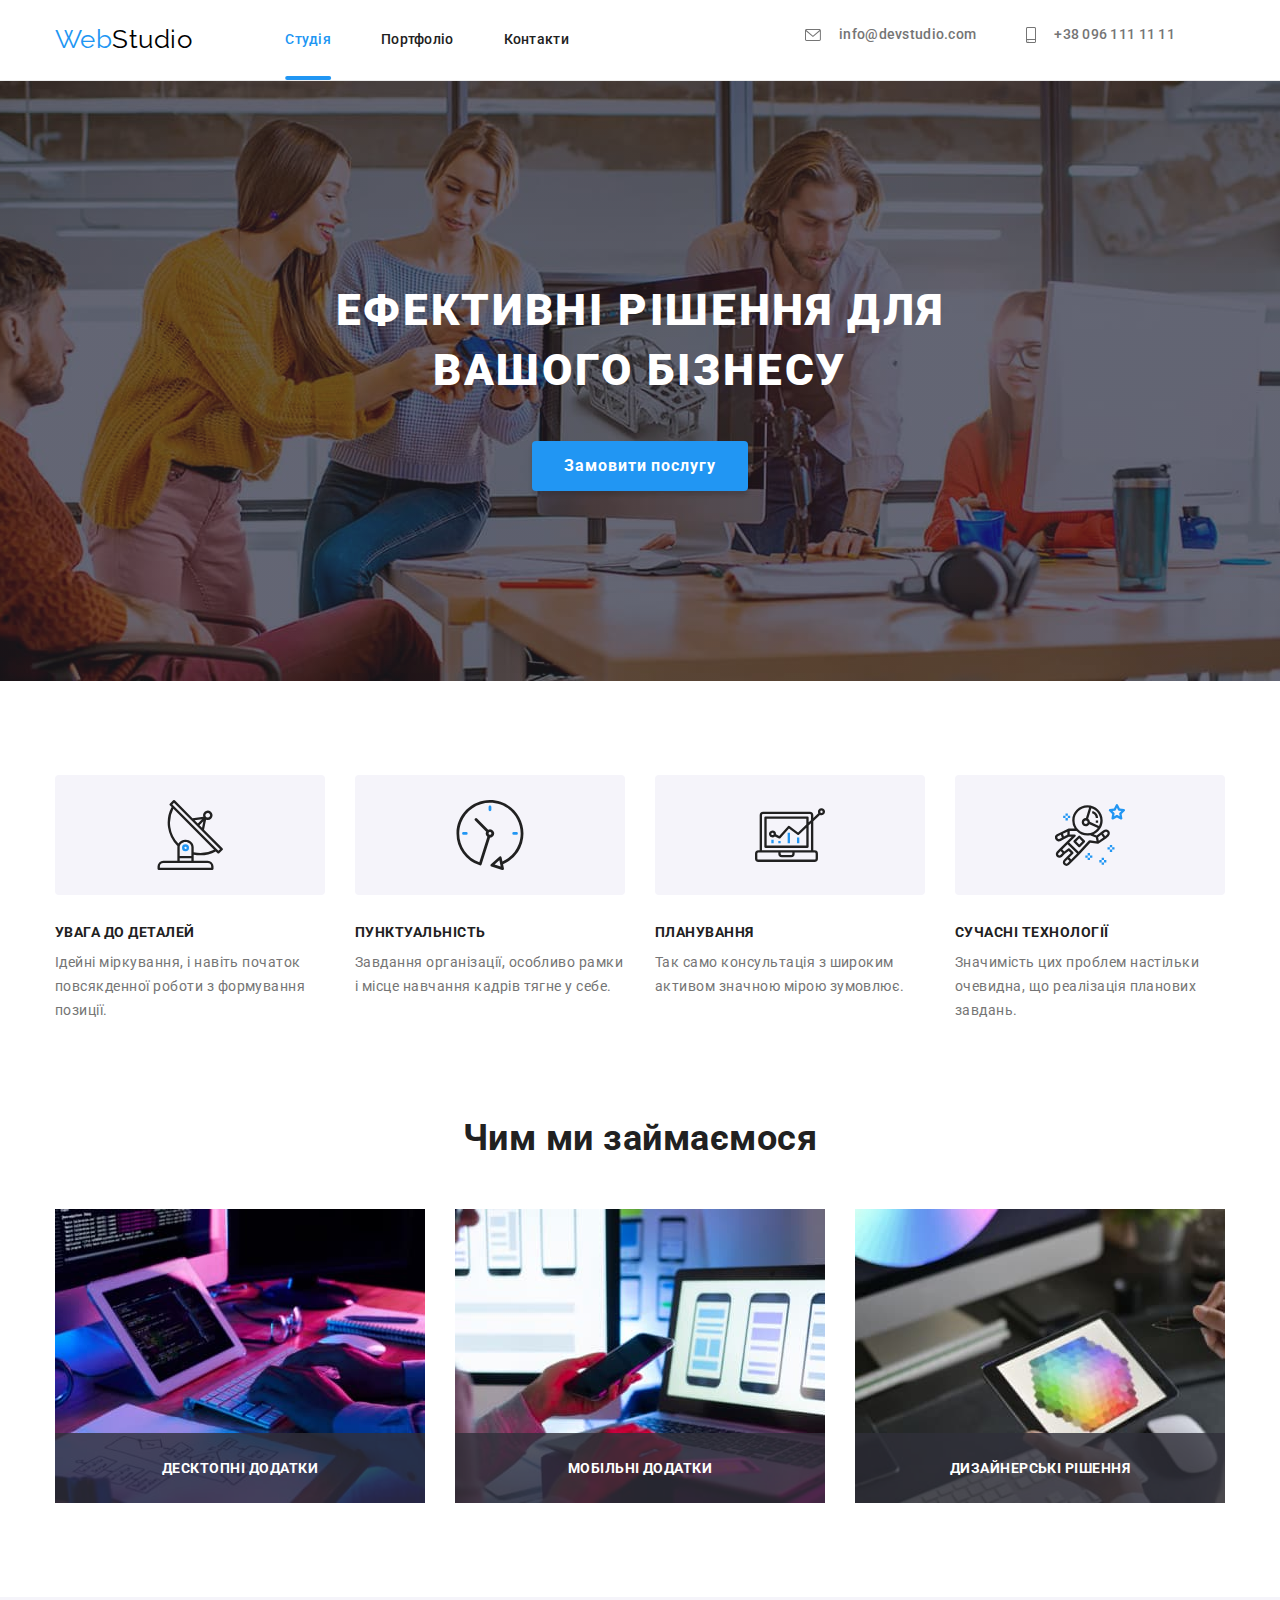
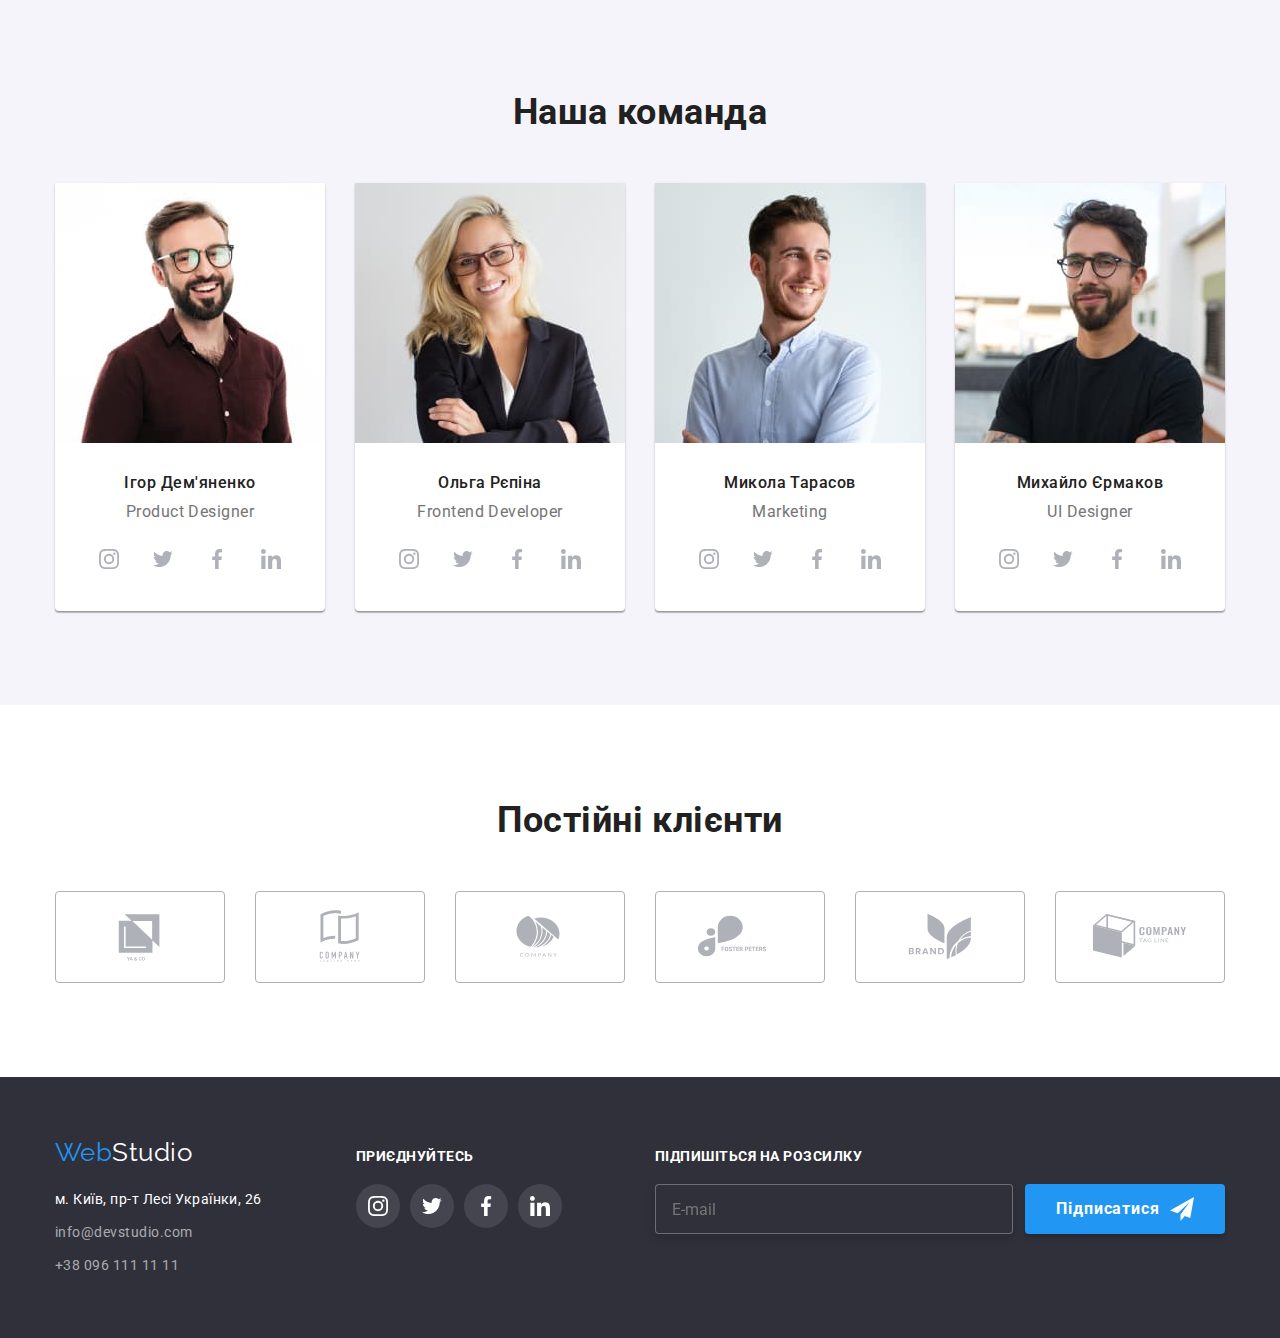
<file: index.html>
<!DOCTYPE html>
<html lang="uk">
  <head>
    <meta charset="UTF-8" />
    <meta http-equiv="X-UA-Compatible" content="IE=edge" />
    <meta name="viewport" content="width=device-width, initial-scale=1.0" />
    <title>WebStudio</title>
    <link rel="preconnect" href="https://fonts.googleapis.com" />
    <link rel="preconnect" href="https://fonts.gstatic.com" crossorigin />
    <link
      href="https://fonts.googleapis.com/css2?family=Raleway:wght@700&family=Roboto:wght@400;500;700;900&display=swap"
      rel="stylesheet"
    />
    <link
      rel="stylesheet"
      href="https://cdnjs.cloudflare.com/ajax/libs/modern-normalize/1.1.0/modern-normalize.min.css"
    />
    <link rel="stylesheet" href="./css/main.min.css" />
  </head>
  <body>
    <header class="header">
      <div class="container header__container">
        <nav class="site-nav">
          <a href="#" class="logo"><span class="logo__text">Web</span>Studio</a>
          <div class="mobile-menu">
            <button class="mobile-menu__menu-open js-open-menu" type="button">
              <svg width="40" height="40" aria-label="Перемикач меню">
                <use href="./images/icons.svg#icon-menu_40px"></use>
              </svg>
            </button>
            <div class="mobile-menu__menu-close js-menu-container">
              <button type="button" class="mobile-menu__button-close js-close-menu">
                <svg
                  class="mobile-menu__icon-close"
                  width="40"
                  height="40"
                  aria-label="Перемикач меню"
                >
                  <use href="./images/icons.svg#icon-close_40px"></use>
                </svg>
              </button>
              <ul class="mobile-nav__list list">
                <li class="mobile-nav__item">
                  <a href="./index.html" class="mobile-nav__link mobile-nav__link--current"
                    >Студія</a
                  >
                </li>
                <li class="mobile-nav__item">
                  <a href="./portfolio.html" class="mobile-nav__link">Портфоліо</a>
                </li>
                <li class="mobile-nav__item">
                  <a href="#" class="mobile-nav__link">Контакти</a>
                </li>
              </ul>
              <div>
                <ul class="mobile-menu-address list">
                  <li class="mobile-menu-address__item mobile-menu-address__item">
                    <a href="tel:+380961111111" class="mobile-menu-address__link">
                      +38 096 111 11 11</a
                    >
                  </li>
                  <li class="mobile-menu-address__item">
                    <a
                      href="mailto:info@devstudio.com"
                      class="mobile-menu-address__link mobile-menu-address__link--mailto"
                    >
                      info@devstudio.com</a
                    >
                  </li>
                </ul>
                <ul class="mobile-menu-social list">
                  <li class="mobile-menu-social__item">
                    <a href="#" class="mobile-menu-social__link">Instagram</a
                    ><span class="line">|</span>
                  </li>
                  <li class="mobile-menu-social__item">
                    <a href="#" class="mobile-menu-social__link">Twitter</a
                    ><span class="line">|</span>
                  </li>
                  <li class="mobile-menu-social__item">
                    <a href="#" class="mobile-menu-social__link">Facebook</a
                    ><span class="line">|</span>
                  </li>
                  <li class="mobile-menu-social__item">
                    <a href="#" class="mobile-menu-social__link">LinkedIn</a>
                  </li>
                </ul>
              </div>
            </div>
          </div>
          <ul class="site-nav__list list">
            <li class="site-nav__item">
              <a href="./index.html" class="site-nav__link site-nav__link--current">Студія</a>
            </li>
            <li class="site-nav__item">
              <a href="./portfolio.html" class="site-nav__link">Портфоліо</a>
            </li>
            <li class="site-nav__item">
              <a href="#" class="site-nav__link">Контакти</a>
            </li>
          </ul>
        </nav>
        <ul class="header-address list">
          <li class="header-address__item">
            <a href="mailto:info@devstudio.com" class="header-address__link">
              <svg class="header-address__icon" width="16" height="12">
                <use href="./images/icons.svg#icon-envelope"></use></svg
              >info@devstudio.com</a
            >
          </li>
          <li class="header-address__item">
            <a href="tel:+380961111111" class="header-address__link">
              <svg class="header-address__icon" width="10" height="16">
                <use href="./images/icons.svg#icon-smartphone"></use></svg
              >+38 096 111 11 11</a
            >
          </li>
        </ul>
      </div>
    </header>
    <main>
      <section class="hero overlay">
        <div class="container">
          <h1 class="hero-title">Ефективні рішення для вашого бізнесу</h1>
        </div>
        <div class="container">
          <button type="button" class="button primary" data-modal-open>Замовити послугу</button>
        </div>
        <div class="backdrop is-hidden" data-modal>
          <div class="modal">
            <h2 class="modal-title">Залиште свої дані, ми вам передзвонимо</h2>
            <form>
              <div class="modal-form">
                <label class="modal-form__label" for="person">Ім'я</label>
                <div class="modal-form__control">
                  <input class="modal-form__input" id="person" type="text" name="person" />
                  <svg class="modal-form__icon" width="18" height="18">
                    <use href="./images/icons.svg#icon-person"></use>
                  </svg>
                </div>
              </div>
              <div class="modal-form">
                <label class="modal-form__label" for="phone">Телефон</label>
                <div class="modal-form__control">
                  <input class="modal-form__input" id="phone" type="tel" name="phone" />
                  <svg class="modal-form__icon" width="18" height="18">
                    <use href="./images/icons.svg#icon-phone"></use>
                  </svg>
                </div>
              </div>
              <div class="modal-form">
                <label class="modal-form__label" for="mail">Пошта</label>
                <div class="modal-form__control">
                  <input class="modal-form__input" id="mail" type="email" name="mail" />
                  <svg class="modal-form__icon" width="18" height="18">
                    <use href="./images/icons.svg#icon-email"></use>
                  </svg>
                </div>
              </div>
              <div>
                <label class="modal-form__label" for="comment">Коментар</label>
                <textarea
                  class="form-textarea"
                  id="comment"
                  name="comment"
                  placeholder="Введіть текст"
                ></textarea>
              </div>
              <div class="checkbox">
                <input class="checkbox__input" type="checkbox" name="policy" id="policy" />
                <label class="checkbox__lable" for="policy"
                  >Погоджуюся з розсилкою та приймаю
                  <a class="checkbox__link" href="">Умови договору</a>
                </label>
              </div>
              <button class="button form-button" type="submit">Відправити</button>
            </form>
            <button type="button" class="button-modal-close" data-modal-close>
              <svg width="11" height="11">
                <use href="./images/icons.svg#icon-vector"></use>
              </svg>
            </button>
          </div>
        </div>
      </section>
      <section class="section feature">
        <div class="container">
          <ul class="feature__list list">
            <li class="feature__item">
              <div class="feature__icon">
                <svg width="70" height="70">
                  <use href="./images/icons.svg#icon-antenna"></use>
                </svg>
              </div>
              <h3 class="feature__title">Увага до деталей</h3>
              <p class="feature__text">
                Ідейні міркування, і навіть початок повсякденної роботи з формування позиції.
              </p>
            </li>
            <li class="feature__item">
              <div class="feature__icon">
                <svg width="70" height="70">
                  <use href="./images/icons.svg#icon-clock"></use>
                </svg>
              </div>
              <h3 class="feature__title">Пунктуальність</h3>
              <p class="feature__text">
                Завдання організації, особливо рамки і місце навчання кадрів тягне у себе.
              </p>
            </li>
            <li class="feature__item">
              <div class="feature__icon">
                <svg width="70" height="70">
                  <use href="./images/icons.svg#icon-diagram"></use>
                </svg>
              </div>
              <h3 class="feature__title">Планування</h3>
              <p class="feature__text">
                Так само консультація з широким активом значною мірою зумовлює.
              </p>
            </li>
            <li class="feature__item">
              <div class="feature__icon">
                <svg width="70" height="70">
                  <use href="./images/icons.svg#icon-astronaut"></use>
                </svg>
              </div>
              <h3 class="feature__title">Сучасні технології</h3>
              <p class="feature__text">
                Значимість цих проблем настільки очевидна, що реалізація планових завдань.
              </p>
            </li>
          </ul>
        </div>
      </section>
      <section class="section works">
        <div class="container">
          <h2 class="section__title">Чим ми займаємося</h2>
          <ul class="works-list list">
            <li class="works-list__item">
              <img
                srcset="./images/box1.jpg 1x, ./images/box1@2x.jpg 2x"
                src="./images/box1.jpg"
                alt="Працюємо над симатичним та якісним кодом сайтів"
                width="370"
              />
              <div class="works-label">
                <p class="works-label__text">Десктопні додатки</p>
              </div>
            </li>
            <li class="works-list__item">
              <img
                srcset="./images/box2.jpg 1x, ./images/box2@2x.jpg 2x"
                src="./images/box2.jpg"
                alt="Створюємо мобільні застосунки"
                width="370"
              />
              <div class="works-label">
                <p class="works-label__text">Мобільні додатки</p>
              </div>
            </li>
            <li class="works-list__item">
              <img
                srcset="./images/box3.jpg 1x, ./images/box3@2x.jpg 2x"
                src="./images/box3.jpg"
                alt="Розробляємо дизайн сайтів"
                width="370"
              />
              <div class="works-label">
                <p class="works-label__text">Дизайнерські рішення</p>
              </div>
            </li>
          </ul>
        </div>
      </section>
      <section class="section team">
        <div class="container">
          <h2 class="section__title">Наша команда</h2>
          <ul class="team-card list">
            <li class="team-card__item">
              <picture>
                <source
                  media="(max-width: 767px)"
                  srcset="./images/teamcard1mobile.jpg 1x, ./images/teamcard1mobile@2x.jpg 2x"
                  src="./images/teamcard1mobile.jpg"
                />
                <img
                  srcset="./images/teamcard1.jpg 1x, ./images/teamcard1@2x.jpg 2x"
                  src="./images/teamcard1.jpg"
                  alt="Ігор Дем'яненко на посаді Product Designer"
                  width="450"
                />
              </picture>
              <div class="team-card__label">
                <h3 class="team-card__title">Ігор Дем'яненко</h3>
                <p class="team-card__text">Product Designer</p>
                <ul class="team-social list">
                  <li>
                    <a href="" class="team-social__link">
                      <svg class="team-social__icon" width="20" height="20">
                        <use href="./images/icons.svg#icon-instagram"></use>
                      </svg>
                    </a>
                  </li>
                  <li>
                    <a href="" class="team-social__link">
                      <svg class="team-social__icon" width="20" height="20">
                        <use href="./images/icons.svg#icon-twitter"></use>
                      </svg>
                    </a>
                  </li>
                  <li>
                    <a href="" class="team-social__link">
                      <svg class="team-social__icon" width="20" height="20">
                        <use href="./images/icons.svg#icon-facebook"></use>
                      </svg>
                    </a>
                  </li>
                  <li>
                    <a href="" class="team-social__link">
                      <svg class="team-social__icon" width="20" height="20">
                        <use href="./images/icons.svg#icon-linkedin"></use>
                      </svg>
                    </a>
                  </li>
                </ul>
              </div>
            </li>
            <li class="team-card__item">
              <picture>
                <source
                  media="(max-width: 767px)"
                  srcset="./images/teamcard2mobile.jpg 1x, ./images/teamcard2mobile@2x.jpg 2x"
                  src="./images/teamcard2mobile.jpg"
                />
                <img
                  srcset="./images/teamcard2.jpg 1x, ./images/teamcard2@2x.jpg 2x"
                  src="./images/teamcard2.jpg"
                  alt="Ольга Рєпіна на посаді Frontend Developer"
                  width="450"
                />
              </picture>
              <div class="team-card__label">
                <h3 class="team-card__title">Ольга Рєпіна</h3>
                <p class="team-card__text">Frontend Developer</p>
                <ul class="team-social list">
                  <li>
                    <a href="" class="team-social__link">
                      <svg class="team-social__icon" width="20" height="20">
                        <use href="./images/icons.svg#icon-instagram"></use>
                      </svg>
                    </a>
                  </li>
                  <li>
                    <a href="" class="team-social__link">
                      <svg class="team-social__icon" width="20" height="20">
                        <use href="./images/icons.svg#icon-twitter"></use>
                      </svg>
                    </a>
                  </li>
                  <li>
                    <a href="" class="team-social__link">
                      <svg class="team-social__icon" width="20" height="20">
                        <use href="./images/icons.svg#icon-facebook"></use>
                      </svg>
                    </a>
                  </li>
                  <li>
                    <a href="" class="team-social__link">
                      <svg class="team-social__icon" width="20" height="20">
                        <use href="./images/icons.svg#icon-linkedin"></use>
                      </svg>
                    </a>
                  </li>
                </ul>
              </div>
            </li>
            <li class="team-card__item">
              <picture>
                <source
                  media="(max-width: 767px)"
                  srcset="./images/teamcard3mobile.jpg 1x, ./images/teamcard3mobile@2x.jpg 2x"
                  src="./images/teamcard3mobile.jpg"
                />
                <img
                  srcset="./images/teamcard3.jpg 1x, ./images/teamcard3@2x.jpg 2x"
                  src="./images/teamcard3.jpg"
                  alt="Микола Тарасов на посаді Marketing"
                  width="450"
                />
              </picture>
              <div class="team-card__label">
                <h3 class="team-card__title">Микола Тарасов</h3>
                <p class="team-card__text">Marketing</p>
                <ul class="team-social list">
                  <li>
                    <a href="" class="team-social__link">
                      <svg class="team-social__icon" width="20" height="20">
                        <use href="./images/icons.svg#icon-instagram"></use>
                      </svg>
                    </a>
                  </li>
                  <li>
                    <a href="" class="team-social__link">
                      <svg class="team-social__icon" width="20" height="20">
                        <use href="./images/icons.svg#icon-twitter"></use>
                      </svg>
                    </a>
                  </li>
                  <li>
                    <a href="" class="team-social__link">
                      <svg class="team-social__icon" width="20" height="20">
                        <use href="./images/icons.svg#icon-facebook"></use>
                      </svg>
                    </a>
                  </li>
                  <li>
                    <a href="" class="team-social__link">
                      <svg class="team-social__icon" width="20" height="20">
                        <use href="./images/icons.svg#icon-linkedin"></use>
                      </svg>
                    </a>
                  </li>
                </ul>
              </div>
            </li>
            <li class="team-card__item">
              <picture>
                <source
                  media="(max-width: 767px)"
                  srcset="./images/teamcard4mobile.jpg 1x, ./images/teamcard4mobile@2x.jpg 2x"
                  src="./images/teamcard4mobile.jpg"
                />
                <img
                  srcset="./images/teamcard4.jpg 1x, ./images/teamcard4@2x.jpg 2x"
                  src="./images/teamcard4.jpg"
                  alt="Михайло Єрмаков на посаді UI Designer"
                  width="450"
                />
              </picture>
              <div class="team-card__label">
                <h3 class="team-card__title">Михайло Єрмаков</h3>
                <p class="team-card__text">UI Designer</p>
                <ul class="team-social list">
                  <li>
                    <a href="" class="team-social__link">
                      <svg class="team-social__icon" width="20" height="20">
                        <use href="./images/icons.svg#icon-instagram"></use>
                      </svg>
                    </a>
                  </li>
                  <li>
                    <a href="" class="team-social__link">
                      <svg class="team-social__icon" width="20" height="20">
                        <use href="./images/icons.svg#icon-twitter"></use>
                      </svg>
                    </a>
                  </li>
                  <li>
                    <a href="" class="team-social__link">
                      <svg class="team-social__icon" width="20" height="20">
                        <use href="./images/icons.svg#icon-facebook"></use>
                      </svg>
                    </a>
                  </li>
                  <li>
                    <a href="" class="team-social__link">
                      <svg class="team-social__icon" width="20" height="20">
                        <use href="./images/icons.svg#icon-linkedin"></use>
                      </svg>
                    </a>
                  </li>
                </ul>
              </div>
            </li>
          </ul>
        </div>
      </section>
      <section class="section">
        <div class="container">
          <h2 class="section__title">Постійні клієнти</h2>
          <ul class="customers list">
            <li class="customers__item">
              <a href="" class="customers__link">
                <svg class="customers__icon" width="106" height="60">
                  <use href="./images/icons.svg#icon-group1"></use>
                </svg>
              </a>
            </li>
            <li class="customers__item">
              <a href="" class="customers__link">
                <svg class="customers__icon" width="106" height="60">
                  <use href="./images/icons.svg#icon-group2"></use>
                </svg>
              </a>
            </li>
            <li class="customers__item">
              <a href="" class="customers__link">
                <svg class="customers__icon" width="106" height="60">
                  <use href="./images/icons.svg#icon-group3"></use>
                </svg>
              </a>
            </li>
            <li class="customers__item">
              <a href="" class="customers__link">
                <svg class="customers__icon" width="106" height="60">
                  <use href="./images/icons.svg#icon-group4"></use>
                </svg>
              </a>
            </li>
            <li class="customers__item">
              <a href="" class="customers__link">
                <svg class="customers__icon" width="106" height="60">
                  <use href="./images/icons.svg#icon-group5"></use>
                </svg>
              </a>
            </li>
            <li class="customers__item">
              <a href="" class="customers__link">
                <svg class="customers__icon" width="106" height="60">
                  <use href="./images/icons.svg#icon-group6"></use>
                </svg>
              </a>
            </li>
          </ul>
        </div>
      </section>
    </main>
    <footer class="footer">
      <div class="container footer__container">
        <div class="footer-logo-address">
          <a href="/" class="logo footer__logo"><span class="logo__text">Web</span>Studio</a>
          <address class="footer-address">
            <ul class="list">
              <li class="footer-address__item">
                <a
                  href="https://goo.gl/maps/CPtrU1FHBa2aNyZL9"
                  class="footer-address__link footer-address__link--inverse"
                  target="_blank"
                  rel="noopener noreferrer nofollow"
                >
                  м. Київ, пр-т Лесі Українки, 26
                </a>
              </li>
              <li class="footer-address__item">
                <a href="mailto:info@devstudio.com" class="footer-address__link"
                  >info@devstudio.com</a
                >
              </li>
              <li class="footer-address__item">
                <a href="tel:+380961111111" class="footer-address__link">+38 096 111 11 11</a>
              </li>
            </ul>
          </address>
        </div>
        <div class="footer-social">
          <h2 class="footer-social__title">Приєднуйтесь</h2>
          <ul class="footer-social__list list">
            <li>
              <a href="" class="footer-social__link"
                ><svg class="footer-social__icon" width="20" height="20">
                  <use href="./images/icons.svg#icon-instagram"></use></svg
              ></a>
            </li>
            <li>
              <a href="" class="footer-social__link"
                ><svg class="footer-social__icon" width="20" height="20">
                  <use href="./images/icons.svg#icon-twitter"></use></svg
              ></a>
            </li>
            <li>
              <a href="" class="footer-social__link"
                ><svg class="footer-social__icon" width="20" height="20">
                  <use href="./images/icons.svg#icon-facebook"></use></svg
              ></a>
            </li>
            <li>
              <a href="" class="footer-social__link"
                ><svg class="footer-social__icon" width="20" height="20">
                  <use href="./images/icons.svg#icon-linkedin"></use></svg
              ></a>
            </li>
          </ul>
        </div>
        <div class="subscribe-container">
          <h2 class="footer-social__title">Підпишіться на розсилку</h2>
          <div class="subscribe">
            <label for="mail"></label>
            <input
              class="subscribe__input"
              type="text"
              name="mail"
              id="mail"
              placeholder="E-mail"
            />
            <div class="subscribe-button">
              <button class="subscribe-button__button" type="button">
                Підписатися
                <svg class="subscribe-button__icon" width="24" height="24">
                  <use href="./images/icons.svg#icon-send"></use>
                </svg>
              </button>
            </div>
          </div>
        </div>
      </div>
    </footer>
    <script src="./js/modal.js"></script>
    <script src="./js/mobile-menu.js"></script>
  </body>
</html>
</file>
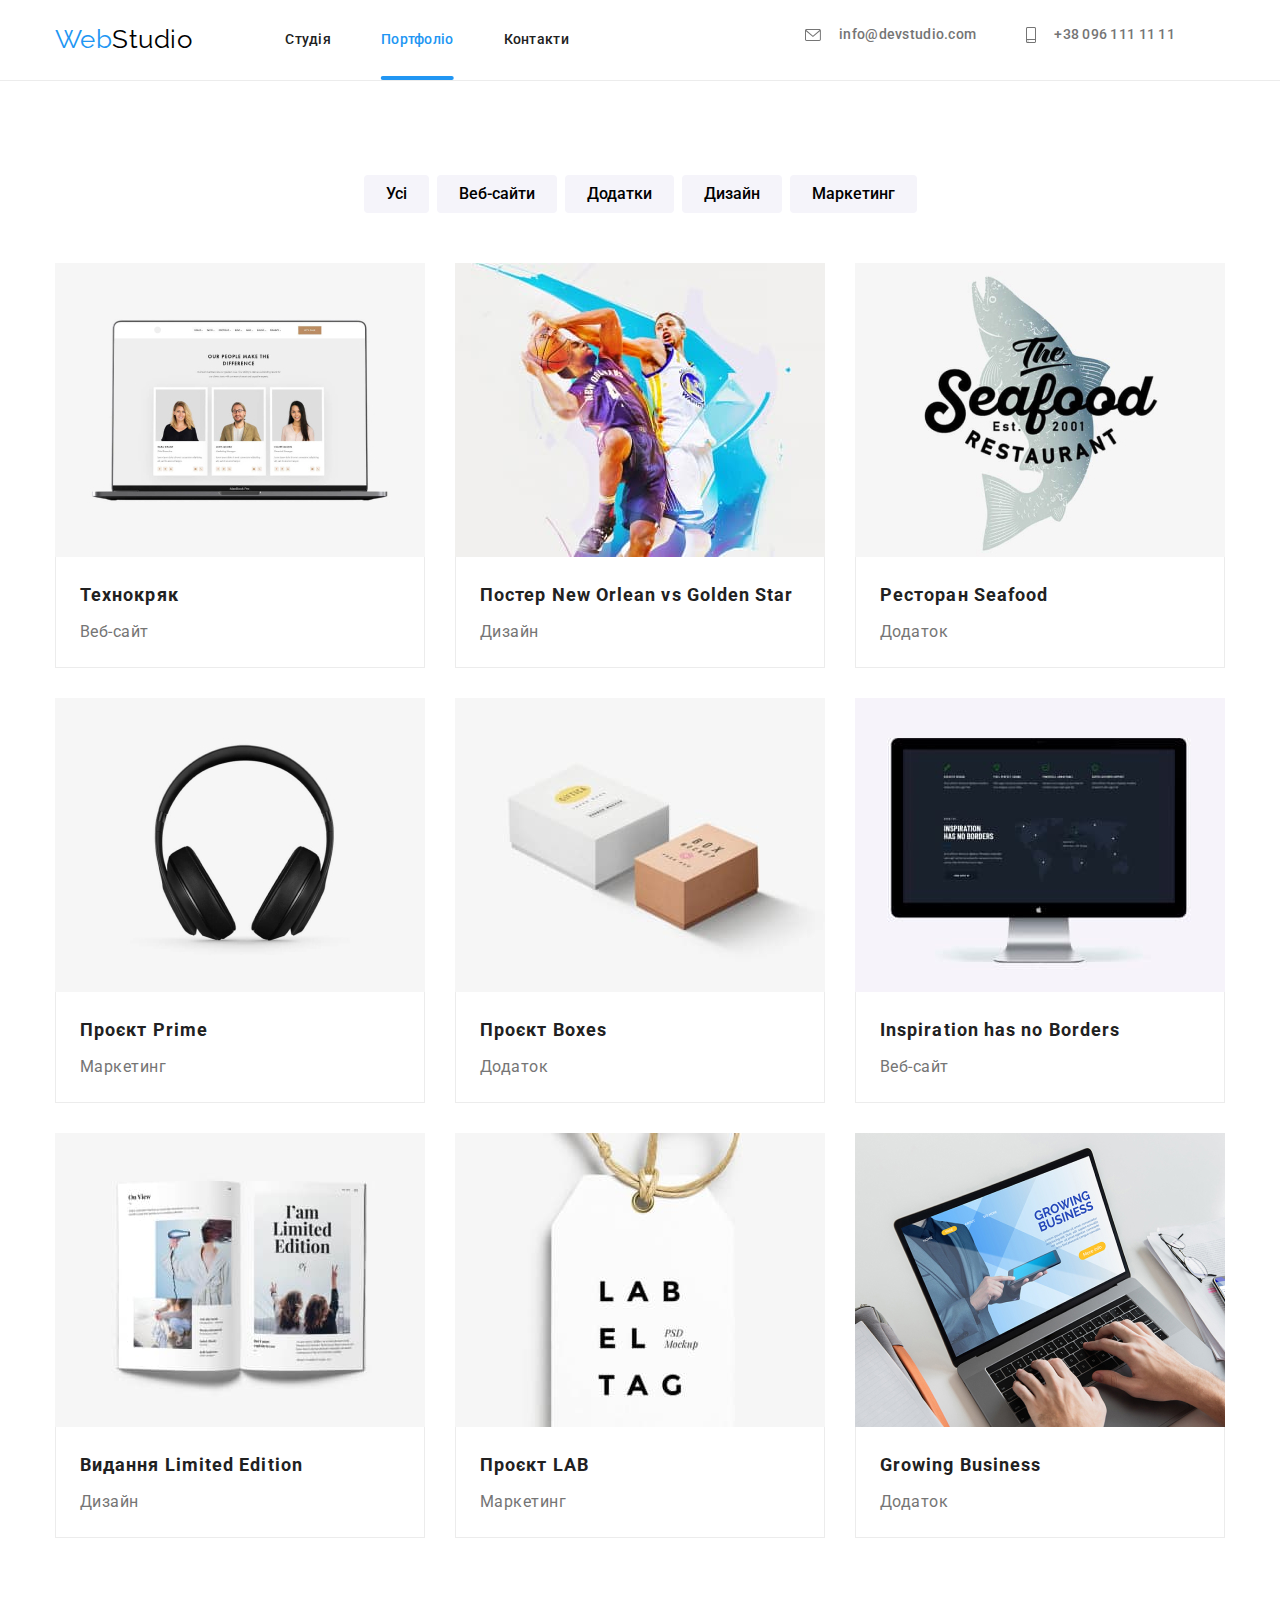
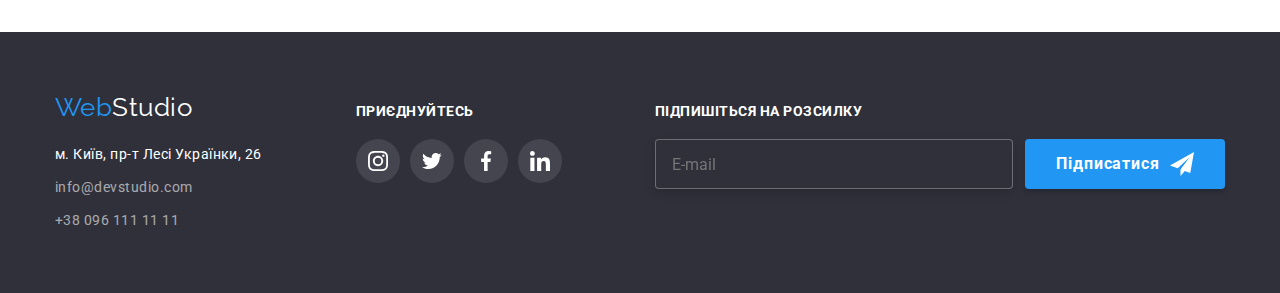
<file: portfolio.html>
<!DOCTYPE html>
<html lang="uk">
  <head>
    <meta charset="UTF-8" />
    <meta http-equiv="X-UA-Compatible" content="IE=edge" />
    <meta name="viewport" content="width=device-width, initial-scale=1.0" />
    <title>WebStudio</title>
    <link rel="preconnect" href="https://fonts.googleapis.com" />
    <link rel="preconnect" href="https://fonts.gstatic.com" crossorigin />
    <link
      href="https://fonts.googleapis.com/css2?family=Raleway:wght@700&family=Roboto:wght@400;500;700;900&display=swap"
      rel="stylesheet"
    />
    <link
      rel="stylesheet"
      href="https://cdnjs.cloudflare.com/ajax/libs/modern-normalize/1.1.0/modern-normalize.min.css"
    />
    <link rel="stylesheet" href="./css/main.min.css" />
  </head>
  <body>
    <header class="header">
      <div class="container header__container">
        <nav class="site-nav">
          <a href="#" class="logo"><span class="logo__text">Web</span>Studio</a>
          <div class="mobile-menu">
            <button class="mobile-menu__menu-open js-open-menu" type="button">
              <svg width="40" height="40" aria-label="Перемикач меню">
                <use href="./images/icons.svg#icon-menu_40px"></use>
              </svg>
            </button>
            <div class="mobile-menu__menu-close js-menu-container">
              <button type="button" class="mobile-menu__button-close js-close-menu">
                <svg
                  class="mobile-menu__icon-close"
                  width="40"
                  height="40"
                  aria-label="Перемикач меню"
                >
                  <use href="./images/icons.svg#icon-close_40px"></use>
                </svg>
              </button>
              <ul class="mobile-nav__list list">
                <li class="mobile-nav__item">
                  <a href="./index.html" class="mobile-nav__link">Студія</a>
                </li>
                <li class="mobile-nav__item">
                  <a href="./portfolio.html" class="mobile-nav__link mobile-nav__link--current"
                    >Портфоліо</a
                  >
                </li>
                <li class="mobile-nav__item">
                  <a href="#" class="mobile-nav__link">Контакти</a>
                </li>
              </ul>
              <div>
                <ul class="mobile-menu-address list">
                  <li class="mobile-menu-address__item mobile-menu-address__item">
                    <a href="tel:+380961111111" class="mobile-menu-address__link">
                      +38 096 111 11 11</a
                    >
                  </li>
                  <li class="mobile-menu-address__item">
                    <a
                      href="mailto:info@devstudio.com"
                      class="mobile-menu-address__link mobile-menu-address__link--mailto"
                    >
                      info@devstudio.com</a
                    >
                  </li>
                </ul>
                <ul class="mobile-menu-social list">
                  <li class="mobile-menu-social__item">
                    <a href="#" class="mobile-menu-social__link">Instagram</a
                    ><span class="line">|</span>
                  </li>
                  <li class="mobile-menu-social__item">
                    <a href="#" class="mobile-menu-social__link">Twitter</a
                    ><span class="line">|</span>
                  </li>
                  <li class="mobile-menu-social__item">
                    <a href="#" class="mobile-menu-social__link">Facebook</a
                    ><span class="line">|</span>
                  </li>
                  <li class="mobile-menu-social__item">
                    <a href="#" class="mobile-menu-social__link">LinkedIn</a>
                  </li>
                </ul>
              </div>
            </div>
          </div>
          <ul class="site-nav__list list">
            <li class="site-nav__item">
              <a href="./index.html" class="site-nav__link">Студія</a>
            </li>
            <li class="site-nav__item">
              <a href="./portfolio.html" class="site-nav__link site-nav__link--current"
                >Портфоліо</a
              >
            </li>
            <li class="site-nav__item">
              <a href="#" class="site-nav__link">Контакти</a>
            </li>
          </ul>
        </nav>
        <ul class="header-address list">
          <li class="header-address__item">
            <a href="mailto:info@devstudio.com" class="header-address__link">
              <svg class="header-address__icon" width="16" height="12">
                <use href="./images/icons.svg#icon-envelope"></use></svg>info@devstudio.com</a>
          </li>
          <li class="header-address__item">
            <a href="tel:+380961111111" class="header-address__link">
              <svg class="header-address__icon" width="10" height="16">
                <use href="./images/icons.svg#icon-smartphone"></use></svg>+38 096 111 11 11</a>
          </li>
        </ul>
      </div>
    </header>
    <main>
      <section class="section">
        <div class="container">
          <div class="filter">
            <ul class="filter__list list">
              <li class="filter__item">
                <button type="button" class="filter__button">Усі</button>
              </li>
              <li class="filter__item">
                <button type="button" class="filter__button">Веб-сайти</button>
              </li>
              <li class="filter__item">
                <button type="button" class="filter__button">Додатки</button>
              </li>
              <li class="filter__item">
                <button type="button" class="filter__button">Дизайн</button>
              </li>
              <li class="filter__item">
                <button type="button" class="filter__button">Маркетинг</button>
              </li>
            </ul>
            <ul class="project-card list">
              <li class="project-card__item">
                <a href="" class="project-card__link">
                  <div class="project-card__thumb">
                    <source
                      media="(max-width: 767px)"
                      srcset="./images/project1mobile.jpg 1x, ./images/project1mobile@2x.jpg 2x"
                      src="./images/project1mobile.jpg"
                    />
                    <img
                      srcset="./images/project1.jpg 1x, ./images/project1@2x.jpg 2x"
                      src="./images/project1.jpg"
                      alt=""
                      width="450"
                    />
                    <p class="project-card__text">
                      Ресурс пропонує комплексні пропозиції з різним рівнем функціоналу та сервісів.
                      Все це дозволить відвідувачу отримати вичерпні відомості про компанію чи
                      приватну особу.
                    </p>
                  </div>
                  <div class="description-card">
                    <h2 class="description-card__title">Технокряк</h2>
                    <p class="description-card__text">Веб-сайт</p>
                  </div>
                </a>
              </li>
              <li class="project-card__item">
                <a href="" class="project-card__link">
                  <div class="project-card__thumb">
                    <source media="(max-width: 767px)" srcset="./images/project2mobile.jpg 1x, ./images/project2mobile@2x.jpg 2x"
                      src="./images/project2mobile.jpg" />
                    <img srcset="./images/project2.jpg 1x, ./images/project2@2x.jpg 2x" src="./images/project2.jpg" alt="" width="450" />
                    <p class="project-card__text">
                      Ресурс пропонує комплексні пропозиції з різним рівнем функціоналу та сервісів.
                      Все це дозволить відвідувачу отримати вичерпні відомості про компанію чи
                      приватну особу.
                    </p>
                  </div>
                  <div class="description-card">
                    <h2 class="description-card__title">Постер New Orlean vs Golden Star</h2>
                    <p class="description-card__text">Дизайн</p>
                  </div>
                </a>
              </li>
              <li class="project-card__item">
                <a href="" class="project-card__link">
                  <div class="project-card__thumb">
                    <source media="(max-width: 767px)" srcset="./images/project3mobile.jpg 1x, ./images/project3mobile@2x.jpg 2x"
                      src="./images/project1mobile.jpg" />
                    <img srcset="./images/project3.jpg 1x, ./images/project3@2x.jpg 2x" src="./images/project3.jpg" alt="" width="450" />
                    <p class="project-card__text">
                      Ресурс пропонує комплексні пропозиції з різним рівнем функціоналу та сервісів.
                      Все це дозволить відвідувачу отримати вичерпні відомості про компанію чи
                      приватну особу.
                    </p>
                  </div>
                  <div class="description-card">
                    <h2 class="description-card__title">Ресторан Seafood</h2>
                    <p class="description-card__text">Додаток</p>
                  </div>
                </a>
              </li>
              <li class="project-card__item">
                <a href="" class="project-card__link">
                  <div class="project-card__thumb">
                    <source media="(max-width: 767px)" srcset="./images/project4mobile.jpg 1x, ./images/project4mobile@2x.jpg 2x"
                      src="./images/project1mobile.jpg" />
                    <img srcset="./images/project4.jpg 1x, ./images/project4@2x.jpg 2x" src="./images/project4.jpg" alt="" width="450" />
                    <p class="project-card__text">
                      Ресурс пропонує комплексні пропозиції з різним рівнем функціоналу та сервісів.
                      Все це дозволить відвідувачу отримати вичерпні відомості про компанію чи
                      приватну особу.
                    </p>
                  </div>
                  <div class="description-card">
                    <h2 class="description-card__title">Проєкт Prime</h2>
                    <p class="description-card__text">Маркетинг</p>
                  </div>
                </a>
              </li>
              <li class="project-card__item">
                <a href="" class="project-card__link">
                  <div class="project-card__thumb">
                    <source media="(max-width: 767px)" srcset="./images/project5mobile.jpg 1x, ./images/project5mobile@2x.jpg 2x"
                      src="./images/project1mobile.jpg" />
                    <img srcset="./images/project5.jpg 1x, ./images/project5@2x.jpg 2x" src="./images/project5.jpg" alt="" width="450" />
                    <p class="project-card__text">
                      Ресурс пропонує комплексні пропозиції з різним рівнем функціоналу та сервісів.
                      Все це дозволить відвідувачу отримати вичерпні відомості про компанію чи
                      приватну особу.
                    </p>
                  </div>
                  <div class="description-card">
                    <h2 class="description-card__title">Проєкт Boxes</h2>
                    <p class="description-card__text">Додаток</p>
                  </div>
                </a>
              </li>
              <li class="project-card__item">
                <a href="" class="project-card__link">
                  <div class="project-card__thumb">
                    <source media="(max-width: 767px)" srcset="./images/project6mobile.jpg 1x, ./images/project6mobile@2x.jpg 2x"
                      src="./images/project1mobile.jpg" />
                    <img srcset="./images/project6.jpg 1x, ./images/project6@2x.jpg 2x" src="./images/project6.jpg" alt="" width="450" />
                    <p class="project-card__text">
                      Ресурс пропонує комплексні пропозиції з різним рівнем функціоналу та сервісів.
                      Все це дозволить відвідувачу отримати вичерпні відомості про компанію чи
                      приватну особу.
                    </p>
                  </div>
                  <div class="description-card">
                    <h2 class="description-card__title">Inspiration has no Borders</h2>
                    <p class="description-card__text">Веб-сайт</p>
                  </div>
                </a>
              </li>
              <li class="project-card__item">
                <a href="" class="project-card__link">
                  <div class="project-card__thumb">
                    <source media="(max-width: 767px)" srcset="./images/project7mobile.jpg 1x, ./images/project7mobile@2x.jpg 2x"
                      src="./images/project1mobile.jpg" />
                    <img srcset="./images/project7.jpg 1x, ./images/project7@2x.jpg 2x" src="./images/project7.jpg" alt="" width="450" />
                    <p class="project-card__text">
                      Ресурс пропонує комплексні пропозиції з різним рівнем функціоналу та сервісів.
                      Все це дозволить відвідувачу отримати вичерпні відомості про компанію чи
                      приватну особу.
                    </p>
                  </div>
                  <div class="description-card">
                    <h2 class="description-card__title">Видання Limited Edition</h2>
                    <p class="description-card__text">Дизайн</p>
                  </div>
                </a>
              </li>
              <li class="project-card__item">
                <a href="" class="project-card__link">
                  <div class="project-card__thumb">
                    <source media="(max-width: 767px)" srcset="./images/project8mobile.jpg 1x, ./images/project8mobile@2x.jpg 2x"
                      src="./images/project1mobile.jpg" />
                    <img srcset="./images/project8.jpg 1x, ./images/project8@2x.jpg 2x" src="./images/project8.jpg" alt="" width="450" />
                    <p class="project-card__text">
                      Ресурс пропонує комплексні пропозиції з різним рівнем функціоналу та сервісів.
                      Все це дозволить відвідувачу отримати вичерпні відомості про компанію чи
                      приватну особу.
                    </p>
                  </div>
                  <div class="description-card">
                    <h2 class="description-card__title">Проєкт LAB</h2>
                    <p class="description-card__text">Маркетинг</p>
                  </div>
                </a>
              </li>
              <li class="project-card__item">
                <a href="" class="project-card__link">
                  <div class="project-card__thumb">
                    <source media="(max-width: 767px)" srcset="./images/project9mobile.jpg 1x, ./images/project9mobile@2x.jpg 2x"
                      src="./images/project1mobile.jpg" />
                    <img srcset="./images/project9.jpg 1x, ./images/project9@2x.jpg 2x" src="./images/project9.jpg" alt="" width="450" />
                    <p class="project-card__text">
                      Ресурс пропонує комплексні пропозиції з різним рівнем функціоналу та сервісів.
                      Все це дозволить відвідувачу отримати вичерпні відомості про компанію чи
                      приватну особу.
                    </p>
                  </div>
                  <div class="description-card">
                    <h2 class="description-card__title">Growing Business</h2>
                    <p class="description-card__text">Додаток</p>
                  </div>
                </a>
              </li>
            </ul>
          </div>
        </div>
      </section>
    </main>
    <footer class="footer">
      <div class="container footer__container">
        <div class="footer-logo-address">
          <a href="/" class="logo footer__logo"><span class="logo__text">Web</span>Studio</a>
          <address class="footer-address">
            <ul class="list">
              <li class="footer-address__item">
                <a
                  href="https://goo.gl/maps/CPtrU1FHBa2aNyZL9"
                  class="footer-address__link footer-address__link--inverse"
                  target="_blank"
                  rel="noopener noreferrer nofollow"
                >
                  м. Київ, пр-т Лесі Українки, 26
                </a>
              </li>
              <li class="footer-address__item">
                <a href="mailto:info@devstudio.com" class="footer-address__link"
                  >info@devstudio.com</a
                >
              </li>
              <li class="footer-address__item">
                <a href="tel:+380961111111" class="footer-address__link">+38 096 111 11 11</a>
              </li>
            </ul>
          </address>
        </div>
        <div class="footer-social">
          <h2 class="footer-social__title">Приєднуйтесь</h2>
          <ul class="footer-social__list list">
            <li>
              <a href="" class="footer-social__link"
                ><svg class="footer-social__icon" width="20" height="20">
                  <use href="./images/icons.svg#icon-instagram"></use></svg
              ></a>
            </li>
            <li>
              <a href="" class="footer-social__link"
                ><svg class="footer-social__icon" width="20" height="20">
                  <use href="./images/icons.svg#icon-twitter"></use></svg
              ></a>
            </li>
            <li>
              <a href="" class="footer-social__link"
                ><svg class="footer-social__icon" width="20" height="20">
                  <use href="./images/icons.svg#icon-facebook"></use></svg
              ></a>
            </li>
            <li>
              <a href="" class="footer-social__link"
                ><svg class="footer-social__icon" width="20" height="20">
                  <use href="./images/icons.svg#icon-linkedin"></use></svg
              ></a>
            </li>
          </ul>
        </div>
        <div class="subscribe-container">
          <h2 class="footer-social__title">Підпишіться на розсилку</h2>
          <div class="subscribe">
            <label for="mail"></label>
            <input
              class="subscribe__input"
              type="text"
              name="mail"
              id="mail"
              placeholder="E-mail"
            />
            <div class="subscribe-button">
              <button class="subscribe-button__button" type="button">
                Підписатися
                <svg class="subscribe-button__icon" width="24" height="24">
                  <use href="./images/icons.svg#icon-send"></use>
                </svg>
              </button>
            </div>
          </div>
        </div>
      </div>
    </footer>
    <script src="./js/mobile-menu.js"></script>
  </body>
</html>
</file>
<file: css/main.min.css>
:root{--priamary-text-color: #757575;--title-text-color: #212121;--accent-color: #2196F3;--hero-footer-text-color: #FFFFFF;--bacground-priamary: #FFFFFF;--bacground-color-team-button-list: #F5F4FA;--bacground-footer-color: #2F303A;--border-color: #2196F3}body{background-color:var(--bacground-priamary);color:var(--priamary-text-color);font-family:Roboto,sans-serif;letter-spacing:.03em}*{box-sizing:border-box}h1,h2,h3,h4,h5,h6,ul,p{margin-top:0;margin-bottom:0}img{display:block;max-width:100%;height:auto}textarea{resize:none}.container{padding-left:15px;padding-right:15px;margin-left:auto;margin-right:auto}@media(max-width: 767px){.container{width:480px}}@media(min-width: 768px){.container{width:768px}}@media(min-width: 1200px){.container{width:1200px}}.list{padding:0;margin:0;list-style:none}.button{color:var(--hero-footer-text-color);background-color:var(--accent-color);cursor:pointer}.primary{padding:10px 24px;min-width:200px;border:0;box-shadow:0px 4px 4px rgba(0,0,0,.15);border-radius:4px;font-weight:700;font-family:inherit;font-size:16px;line-height:1.88;align-items:center;text-align:center;letter-spacing:.06em}@media(min-width: 1200px){.primary{padding:10px 32px;min-width:216px}}.logo{color:#000;font-family:Raleway,sans-serif;font-size:26px;line-height:1.19;text-decoration:none}@media(max-width: 767px){.logo{padding:16px 0}}@media(min-width: 768px){.logo{padding:26px 0;margin-right:87px}}@media(min-width: 1200px){.logo{padding-top:24px;padding-bottom:25px;margin-right:93px}}.backdrop{opacity:1;position:fixed;top:0;left:0;width:100%;height:100%;background-color:rgba(0,0,0,.2);transition:opacity 250ms cubic-bezier(0.4, 0, 0.2, 1);z-index:12}.backdrop.is-hidden{opacity:0;overflow:hidden;pointer-events:none;transition:opacity 250ms cubic-bezier(0.4, 0, 0.2, 1)}.modal{position:relative;top:50%;left:50%;transform:translate(-50%, -50%);padding:40px;width:450px;background-color:var(--bacground-priamary);text-align:start}@media(min-width: 1200px){.modal{width:528px}}.button-modal-close{display:flex;justify-content:center;align-items:center;position:absolute;padding:0;top:8px;right:8px;width:30px;height:30px;border:1px solid rgba(0,0,0,.1);border-radius:50%;background-color:var(--bacground-priamary);color:var(--title-text-color);cursor:pointer;transition:color 250ms cubic-bezier(0.4, 0, 0.2, 1);fill:currentColor}.button-modal-close:hover,.button-modal-close:focus{color:var(--accent-color)}.modal-form{margin-bottom:10px}.modal-title{margin-bottom:12px;font-weight:700;font-size:20px;line-height:1.15;text-align:center;color:var(--title-text-color)}.modal-form__control{position:relative}.modal-form__label{display:block;padding-bottom:4px;font-size:12px;line-height:1.17;letter-spacing:.01em;color:var(--priamary-text-color)}.modal-form__input{padding:11px 12px 11px 42px;width:100%;border:1px solid rgba(33,33,33,.2);border-radius:4px;outline:none;transition:border-color 250ms cubic-bezier(0.4, 0, 0.2, 1)}.modal-form__input:focus{fill:currentColor;color:var(--border-color);border-color:var(--border-color)}.modal-form__icon{position:absolute;top:50%;left:12px;transform:translateY(-50%);transition:color 250ms cubic-bezier(0.4, 0, 0.2, 1);color:var(--title-text-color);fill:currentColor}.modal-form__input:focus+.modal-form__icon{color:var(--border-color)}.form-textarea{width:100%;height:120px;padding:11px 12px;font-size:12px;line-height:1.16;letter-spacing:.01em;border:1px solid rgba(33,33,33,.2);color:rgba(117,117,117,.5);border-radius:4px;outline:none;transition:border-color 250ms cubic-bezier(0.4, 0, 0.2, 1)}.form-textarea:focus{border-color:var(--border-color)}.checkbox{position:relative;margin-top:10px}.checkbox__input{-webkit-appearance:none;-moz-appearance:none;appearance:none;padding-left:12px}.checkbox__lable{padding-left:8px;font-size:12px;line-height:1.17px;color:var(--priamary-text-color)}@media(min-width: 1200px){.checkbox__lable{padding-left:24px;position:relative;font-size:14px;line-height:1.71px}}.checkbox__lable::before{position:absolute;content:"";top:50%;left:0;width:16px;height:15px;border:1px solid var(--title-text-color);border-radius:2px;transform:translateY(-50%)}.checkbox__lable::after{position:absolute;content:"";top:50%;left:0;width:16px;height:15px;background-image:url(../images/icon-check.svg);opacity:0;transition:opacity 250ms cubic-bezier(0.4, 0, 0.2, 1);transform:translateY(-50%)}.checkbox__input:checked+.checkbox__lable::after{opacity:1}.checkbox__link{font-size:12px;line-height:1.17;color:var(--accent-color)}@media(min-width: 1200px){.checkbox__link{position:relative;font-size:14px;line-height:1.71px}}.form-button{margin:30px 85px 0 85px;border-radius:4px;padding:10px 52px;min-width:200px;border:0;color:var(--hero-footer-text-color);background-color:var(--accent-color);box-shadow:0px 4px 4px rgba(0,0,0,.15);font-weight:700;font-family:inherit;font-size:16px;line-height:1.88;letter-spacing:.06em}@media(min-width: 1200px){.form-button{margin:30px 124px 0 124px}}.customers{display:flex;flex-wrap:wrap;justify-content:center;gap:30px}@media(min-width: 1200px){.customers{flex-wrap:nowrap}}.customers__item{width:calc((100% - 60px)/3)}@media(max-width: 767px){.customers__item{width:calc((100% - 30px)/2)}}.customers__link{width:100%;height:92px;border:1px solid #afb1b8;display:flex;align-items:center;justify-content:center;border-radius:4px;color:#afb1b8;transition:border-color 250ms cubic-bezier(0.4, 0, 0.2, 1),color 250ms cubic-bezier(0.4, 0, 0.2, 1)}.customers__link:hover,.customers__link:focus{border-color:#2196f3;color:#2196f3}.customers__icon{fill:currentColor}.section{padding-top:60px;padding-bottom:60px}@media(min-width: 1200px){.section{padding-top:94px;padding-bottom:94px}}.section__title{margin-bottom:30px;color:var(--title-text-color);font-weight:700;font-size:28px;line-height:1.18;text-align:center}@media(min-width: 1200px){.section__title{margin-bottom:50px;font-weight:700;font-size:36px;line-height:1.17;text-align:center;color:var(--title-text-color)}}@media(min-width: 1200px){.feature{padding-bottom:0}}@media(max-width: 767px){.feature__list{display:block}}@media(min-width: 768px){.feature__list{display:flex;flex-wrap:wrap;gap:30px;justify-content:center}}@media(max-width: 767px){.feature__item{margin-bottom:30px}.feature__item:last-child{margin-bottom:0}}.feature__icon{width:354px;height:120px;margin-bottom:30px;display:inline-flex;align-items:center;justify-content:center;background-color:var(--bacground-color-team-button-list);border-radius:4px}@media(max-width: 767px){.feature__icon{width:100%}}@media(min-width: 1200px){.feature__icon{width:270px}}.feature__text{width:354px;color:var(--priamary-text-color);font-size:14px;line-height:1.71}@media(max-width: 767px){.feature__text{width:100%}}@media(min-width: 1200px){.feature__text{width:270px}}.feature__title{margin-bottom:10px;color:var(--title-text-color);font-weight:700;font-size:14px;line-height:1.14;text-transform:uppercase}@media(max-width: 767px){.feature__title{text-align:center}}@media(max-width: 767px){.filter{width:326px}}.filter__list{display:flex;flex-wrap:wrap;margin-bottom:50px}@media(max-width: 767px){.filter__list{align-content:space-between;margin-bottom:40px}}@media(min-width: 768px){.filter__list{justify-content:center}}.filter__item{margin-right:8px}@media(max-width: 767px){.filter__item{margin-bottom:15px}.filter__item:nth-child(n+4){margin-bottom:0}}.filter__item:last-child{margin-right:0px}.filter__button{padding:6px 22px;font-weight:500;font-family:inherit;font-size:16px;line-height:1.63;border:0;text-align:center;background-color:var(--bacground-color-team-button-list);border-radius:4px;cursor:pointer;transition:box-shadow 250ms cubic-bezier(0.4, 0, 0.2, 1),color 250ms cubic-bezier(0.4, 0, 0.2, 1),background-color 250ms cubic-bezier(0.4, 0, 0.2, 1)}.filter__button:hover,.filter__button:focus{box-shadow:0px 3px 1px rgba(0,0,0,.1),0px 1px 2px rgba(0,0,0,.08),0px 2px 2px rgba(0,0,0,.12);color:var(--hero-footer-text-color);background-color:var(--accent-color)}.footer{padding-top:60px;padding-bottom:60px;background-color:var(--bacground-footer-color);min-width:480px;position:relative}.footer__container{display:flex;flex-wrap:wrap;align-items:baseline}@media(max-width: 767px){.footer__container{display:block}}@media(min-width: 768px){.footer__container{justify-content:center}}.footer-logo-address{text-align:center;margin-bottom:60px}@media(min-width: 768px){.footer-logo-address{margin-right:165px}}@media(min-width: 1200px){.footer-logo-address{text-align:start;margin-bottom:0;margin-right:70px}}.footer-address{font-style:normal;list-style:none;padding:0px}@media(min-width: 1200px){.footer-address{width:231px;font-style:normal;list-style:none;padding:0px}}.footer-address__item{margin-bottom:9px}.footer-address__item:last-child{margin-bottom:0px}.footer-address__link{color:rgba(255,255,255,.6);text-decoration:none;font-style:normal;font-size:14px;line-height:1.71;transition:color 250ms cubic-bezier(0.4, 0, 0.2, 1)}.footer-address__link:hover,.footer-address__link:focus{color:var(--accent-color)}.footer-address__link--inverse{color:var(--hero-footer-text-color);font-size:14px;line-height:1.71;text-decoration:none}.footer__logo{display:block;margin:0;padding:0;padding-bottom:20px;color:var(--hero-footer-text-color)}@media(max-width: 767px){.footer-social{padding-bottom:60px}}@media(min-width: 1200px){.footer-social{margin-right:93px}}.footer-social__title{text-align:center;margin-bottom:20px;font-style:normal;font-weight:700;font-size:14px;line-height:16px;text-transform:uppercase;color:var(--bacground-priamary)}@media(min-width: 1200px){.footer-social__title{text-align:start}}.footer-social__list{display:flex;gap:10px}@media(max-width: 767px){.footer-social__list{justify-content:center}}.footer-social__link{width:44px;height:44px;display:flex;align-items:center;justify-content:center;background-color:rgba(255,255,255,.1);color:var(--hero-footer-text-color);border-radius:50%;transition:background-color 250ms cubic-bezier(0.4, 0, 0.2, 1)}.footer-social__link:hover,.footer-social__link:focus{background-color:#2196f3}.footer-social__icon{fill:currentColor}@media(min-width: 1200px){.subscribe{display:flex}}.subscribe-container{width:auto}.subscribe__input{margin-bottom:20px;padding:15px 16px;width:100%;height:50px;color:var(--bacground-priamary);background-color:var(--bacground-footer-color);border:1px solid rgba(255,255,255,.3);filter:drop-shadow(0px 4px 4px rgba(0, 0, 0, 0.15));border-radius:4px}@media(min-width: 768px){.subscribe__input{width:450px}}@media(min-width: 1200px){.subscribe__input{margin-bottom:0;margin-right:12px;width:358px}}.subscribe-button__button{display:flex;justify-content:center;gap:10px;border-radius:4px;padding:10px 28px;min-width:200px;border:0;color:var(--hero-footer-text-color);background-color:var(--accent-color);box-shadow:0px 4px 4px rgba(0,0,0,.15);font-weight:700;font-family:inherit;font-size:16px;line-height:1.88;align-items:center;text-align:center;letter-spacing:.06em}.subscribe-button{display:flex;align-items:center;justify-content:center}.subscribe-button__icon{fill:currentColor}@media(min-width: 1200px){.header{display:block;border-bottom:1px solid #ececec}}.header__container{position:relative;display:flex;align-items:center}@media(max-width: 767px){.header__container{display:block}}.logo__text{color:var(--accent-color)}.site-nav{display:flex}@media(max-width: 767px){.site-nav{justify-content:space-between;align-items:center}}.site-nav__list{display:flex}@media(max-width: 767px){.site-nav__list{display:none}}.site-nav__item{margin-right:50px}.site-nav__item:last-child{margin-right:0px}.site-nav__link{display:block;padding-top:32px;padding-bottom:32px;color:var(--title-text-color);font-weight:500;font-size:14px;line-height:1.14;letter-spacing:.02em;text-decoration:none;transition:color 250ms cubic-bezier(0.4, 0, 0.2, 1)}.site-nav__link:hover,.site-nav__link:focus{color:var(--accent-color)}.site-nav__link--current{position:relative;color:var(--accent-color)}.site-nav__link--current::after{position:absolute;bottom:-2px;left:50%;transform:translate(-50%, -50%);content:"";width:100%;height:4px;background:var(--accent-color);border-radius:2px}@media(max-width: 767px){.header-address{display:none}}@media(min-width: 768px){.header-address{margin-left:87px;display:block}}@media(min-width: 1200px){.header-address{display:flex;margin-left:auto}}@media(min-width: 768px){.header-address__item{margin-bottom:10px}.header-address__item:last-child{margin-bottom:0}}@media(min-width: 1200px){.header-address__item{margin-right:50px}}.header-address__link{color:var(--priamary-text-color);font-weight:500;font-size:12px;line-height:1.17;letter-spacing:.02em;text-decoration:none;transition:color 250ms cubic-bezier(0.4, 0, 0.2, 1)}@media(min-width: 768px){.header-address__link{display:block}}@media(min-width: 1200px){.header-address__link{display:flex;gap:10px;justify-content:center;align-items:center;margin:0;font-size:14px;line-height:1.14}}.header-address__icon{fill:currentColor;margin-right:8px}.header-address__link:hover,.header-address__link:focus{color:var(--accent-color)}.hero{padding-top:118px;padding-bottom:118px;background-color:#2f303a;text-align:center}@media(min-width: 1200px){.hero{padding-top:200px;padding-bottom:200px;background-color:#2f303a;text-align:center}}.overlay{margin-left:auto;margin-right:auto;background-image:linear-gradient(to right, rgba(47, 48, 58, 0.4), rgba(47, 48, 58, 0.4)),url(../images/hero-background-img.jpg);background-repeat:no-repeat;background-position:center;background-size:cover}@media(min-device-pixel-ratio: 2),(-webkit-min-device-pixel-ratio: 2),(min-resolution: 192dpi){.overlay{background-image:linear-gradient(to right, rgba(47, 48, 58, 0.4), rgba(47, 48, 58, 0.4)),url(../images/hero-background-img@2x.jpg)}}@media(max-width: 767px){.overlay{width:480px;height:400px}}@media(min-width: 768px){.overlay{width:768px;height:400px}}@media(min-width: 1200px){.overlay{width:auto;height:600px}}.hero-title{margin-bottom:40px;color:var(--hero-footer-text-color);font-weight:900;letter-spacing:.06em;text-transform:uppercase}@media(max-width: 767px){.hero-title{font-size:26px;line-height:1.62;text-align:center}}@media(min-width: 768px){.hero-title{margin-left:189px;margin-right:189px;font-size:26px;line-height:1.62;text-align:center}}@media(min-width: 1200px){.hero-title{margin-left:237px;margin-right:237px;font-size:44px;line-height:1.36}}.mobile-menu__menu-open{margin:0;padding:0;border:0;background-color:rgba(0,0,0,0)}@media(min-width: 768px){.mobile-menu__menu-open{display:none}}@media(min-width: 1200px){.mobile-menu__menu-open{display:none}}.mobile-menu__menu-close{z-index:5;display:none;position:fixed;top:50%;left:50%;overflow:scroll;padding:40px 48px;width:480px;height:100%;background-color:var(--bacground-priamary);transform:translate(-50%, -50%)}.mobile-menu__menu-close.is-open{display:flex;justify-content:space-between;flex-direction:column}.mobile-menu__menu-close .mobile-menu__button-close{position:absolute;top:10px;right:15px;margin:0;padding:0;border:none;background-color:rgba(0,0,0,0)}@media(min-width: 1200px){.mobile-menu__menu-close{display:none}}.mobile-menu__icon-close{fill:currentColor}.mobile-menu__icon-close:hover,.mobile-menu__icon-close:focus{color:var(--border-color);transition:color 250ms cubic-bezier(0.4, 0, 0.2, 1)}.mobile-nav__list{margin-bottom:32px}.mobile-nav__item{margin-bottom:32px}.mobile-nav__item:last-child{margin-bottom:0}.mobile-nav__link{display:block;color:var(--title-text-color);font-weight:500;font-size:40px;line-height:1.18;letter-spacing:.02em;text-decoration:none;transition:color 250ms cubic-bezier(0.4, 0, 0.2, 1)}.mobile-nav__link:hover,.mobile-nav__link:focus{color:var(--accent-color)}.mobile-nav__link--current{position:relative;color:var(--accent-color)}.mobile-menu-address{padding-bottom:64px}.mobile-menu-address__item{margin-bottom:32px;font-weight:500;font-size:34px;line-height:1.18;letter-spacing:.02em}.mobile-menu-address__link{color:var(--accent-color);text-decoration:none}.mobile-menu-address__link--mailto{color:var(--priamary-text-color);font-size:24px;margin-bottom:0;line-height:1.17}.mobile-menu-social{display:flex}.line{margin-left:10px;margin-right:10px;transform:rotate(90deg)}.mobile-menu-social__link{font-weight:500;font-size:18px;line-height:1.22;letter-spacing:.02em;color:var(--accent-color);text-decoration:none}.project-card{display:flex;flex-wrap:wrap;gap:30px}@media(max-width: 767px){.project-card{width:450px;flex-direction:column}}.project-card__item{display:block;width:450px;background-color:var(--bacground-priamary)}@media(min-width: 768px){.project-card__item{display:flex;width:354px}}@media(min-width: 1200px){.project-card__item{width:370px}}.project-card__link:hover,.project-card__link:focus{box-shadow:0px 1px 1px rgba(0,0,0,.12),0px 4px 4px rgba(0,0,0,.06),1px 4px 6px rgba(0,0,0,.16)}.project-card__link{display:flex;flex-direction:column;height:100%;text-decoration:none;transition:box-shadow 250ms cubic-bezier(0.4, 0, 0.2, 1)}.project-card__thumb{position:relative;overflow:hidden}@media(max-width: 767px){.project-card__thumb{width:450px}}@media(min-width: 768px){.project-card__thumb{width:354px}}@media(min-width: 1200px){.project-card__thumb{width:370px}}.project-card__thumb::before{position:absolute;content:"";display:inline-block;width:100%;height:100%;background-color:rgba(33,150,243,.9);transform:translateY(100%);transition:transform 250ms cubic-bezier(0.4, 0, 0.2, 1)}.project-card__link:hover .project-card__thumb::before,.project-card__link:focus .project-card__thumb::before{transform:translateY(0)}.project-card__text{position:absolute;padding:63px 24px;top:0;left:0;font-size:18px;line-height:1.55;color:var(--bacground-priamary);transform:translateY(100%);transition:transform 250ms cubic-bezier(0.4, 0, 0.2, 1)}@media(max-width: 767px){.project-card__text{transform:translateY(120%)}}.project-card__link:hover .project-card__text{transform:translateY(0)}.description-card{flex-grow:1;padding:20px 24px;border-left:1px solid #ececec;border-right:1px solid #ececec;border-bottom:1px solid #ececec}.description-card__title{color:var(--title-text-color);font-weight:700;font-size:18px;line-height:2;letter-spacing:.06em}.description-card__text{margin-top:4px;color:var(--priamary-text-color);font-size:16px;line-height:1.88}.team{background-color:var(--bacground-color-team-button-list)}.team-card{display:flex;flex-wrap:wrap;gap:30px}.team-card__item{text-align:center;box-shadow:0px 1px 3px rgba(0,0,0,.12),0px 1px 1px rgba(0,0,0,.14),0px 2px 1px rgba(0,0,0,.2);border-radius:0px 0px 4px 4px;background-color:var(--hero-footer-text-color)}@media(max-width: 767px){.team-card__item{width:100%}}@media(min-width: 768px){.team-card__item{width:354px}}@media(min-width: 1200px){.team-card__item{width:270px}}.team-card__label{padding-top:30px;padding-bottom:24px}@media(min-width: 1200px){.team-card__label{padding-bottom:30px}}.team-card__title{margin-bottom:10px;color:var(--title-text-color);font-weight:500;font-size:16px;line-height:1.19}.team-card__text{color:var(--priamary-text-color);font-size:16px;line-height:1.19}.team-social{display:flex;justify-content:center;gap:10px}.team-social__link{margin-top:16px;width:44px;height:44px;display:flex;align-items:center;justify-content:center;background-color:#fff;border-radius:50%;color:#afb1b8;transition:background-color 250ms cubic-bezier(0.4, 0, 0.2, 1),color 250ms cubic-bezier(0.4, 0, 0.2, 1)}.team-social__link:hover,.team-social__link:focus{background-color:var(--accent-color);color:#fff}.team-social__icon{fill:currentColor}.works{display:none}@media(min-width: 1200px){.works{display:block}}.works-list{display:flex;flex-wrap:wrap}.works-list__item{position:relative;margin-right:30px;width:370px;text-align:center}.works-list__item:last-child{margin-right:0px}.works-label{position:absolute;right:0;bottom:0;width:100%;height:70px;background-color:rgba(47,48,58,.8)}.works-label__text{position:absolute;top:50%;left:50%;transform:translate(-50%, -50%);font-weight:700;font-size:14px;line-height:.87;text-transform:uppercase;color:var(--bacground-priamary)}
</file>
